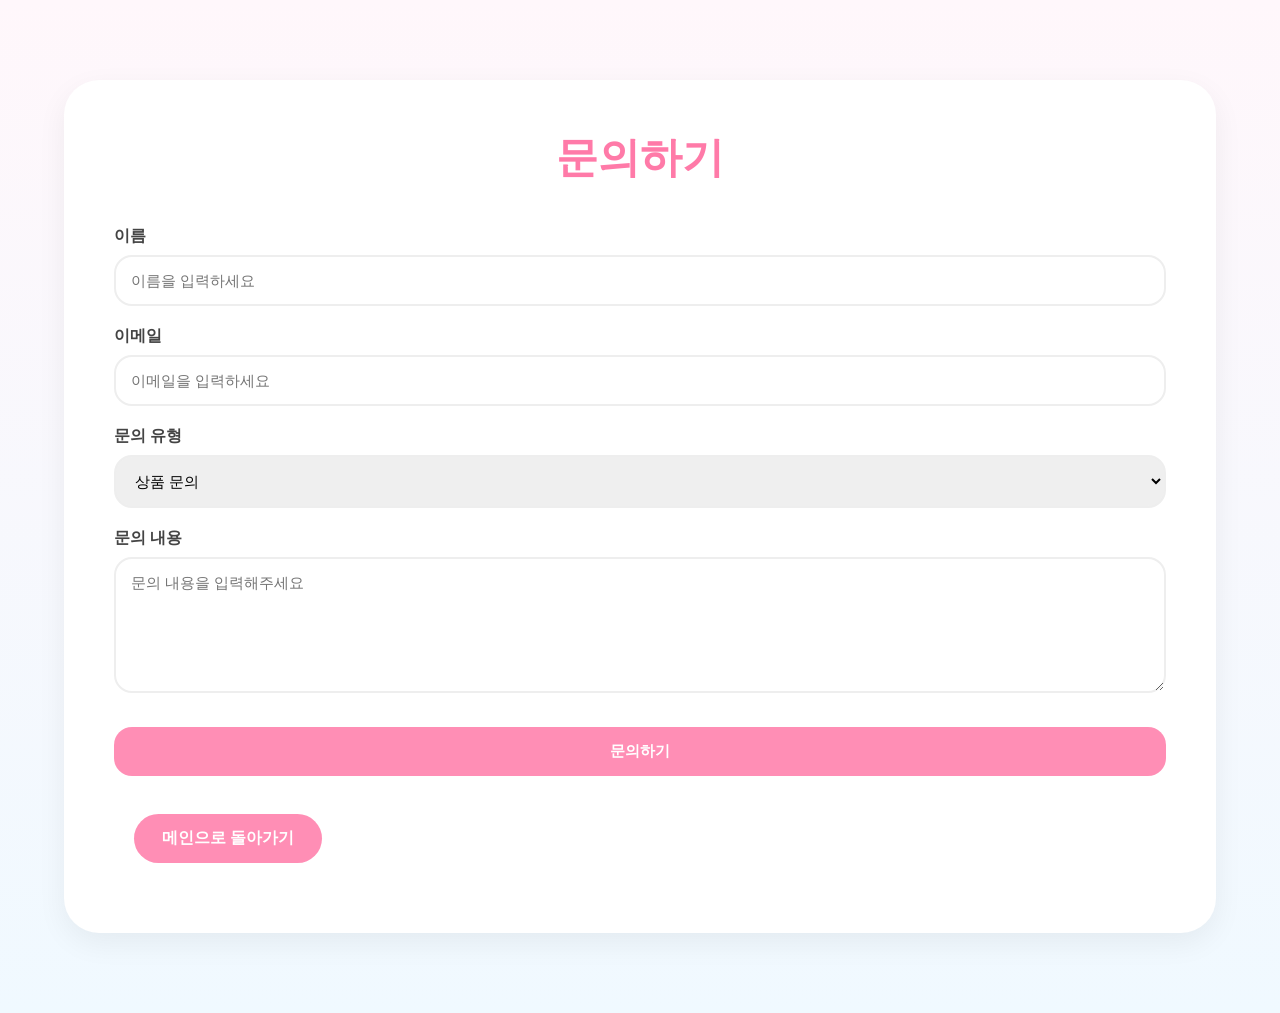
<file: inquiry.html>
<!DOCTYPE html>
<html lang="ko">
<head>
    <meta charset="UTF-8">
    <meta name="viewport" content="width=device-width, initial-scale=1.0">
    <title>문의하기</title>
    <link rel="stylesheet" href="style.css">
</head>

<body>

<section class="contact-form">

    <h2>문의하기</h2>

    <form>

        <label>이름</label>
        <input type="text" placeholder="이름을 입력하세요">

        <label>이메일</label>
        <input type="email" placeholder="이메일을 입력하세요">

        <label>문의 유형</label>

        <select>
            <option>상품 문의</option>
            <option>배송 문의</option>
            <option>교환 및 환불</option>
            <option>기타 문의</option>
        </select>

        <label>문의 내용</label>

        <textarea rows="6"
        placeholder="문의 내용을 입력해주세요"></textarea>

        <input type="submit" value="문의하기">

    </form>

    <br>

    <a href="index.html" class="buy-btn">
        메인으로 돌아가기
    </a>

</section>

</body>
</html>
</file>
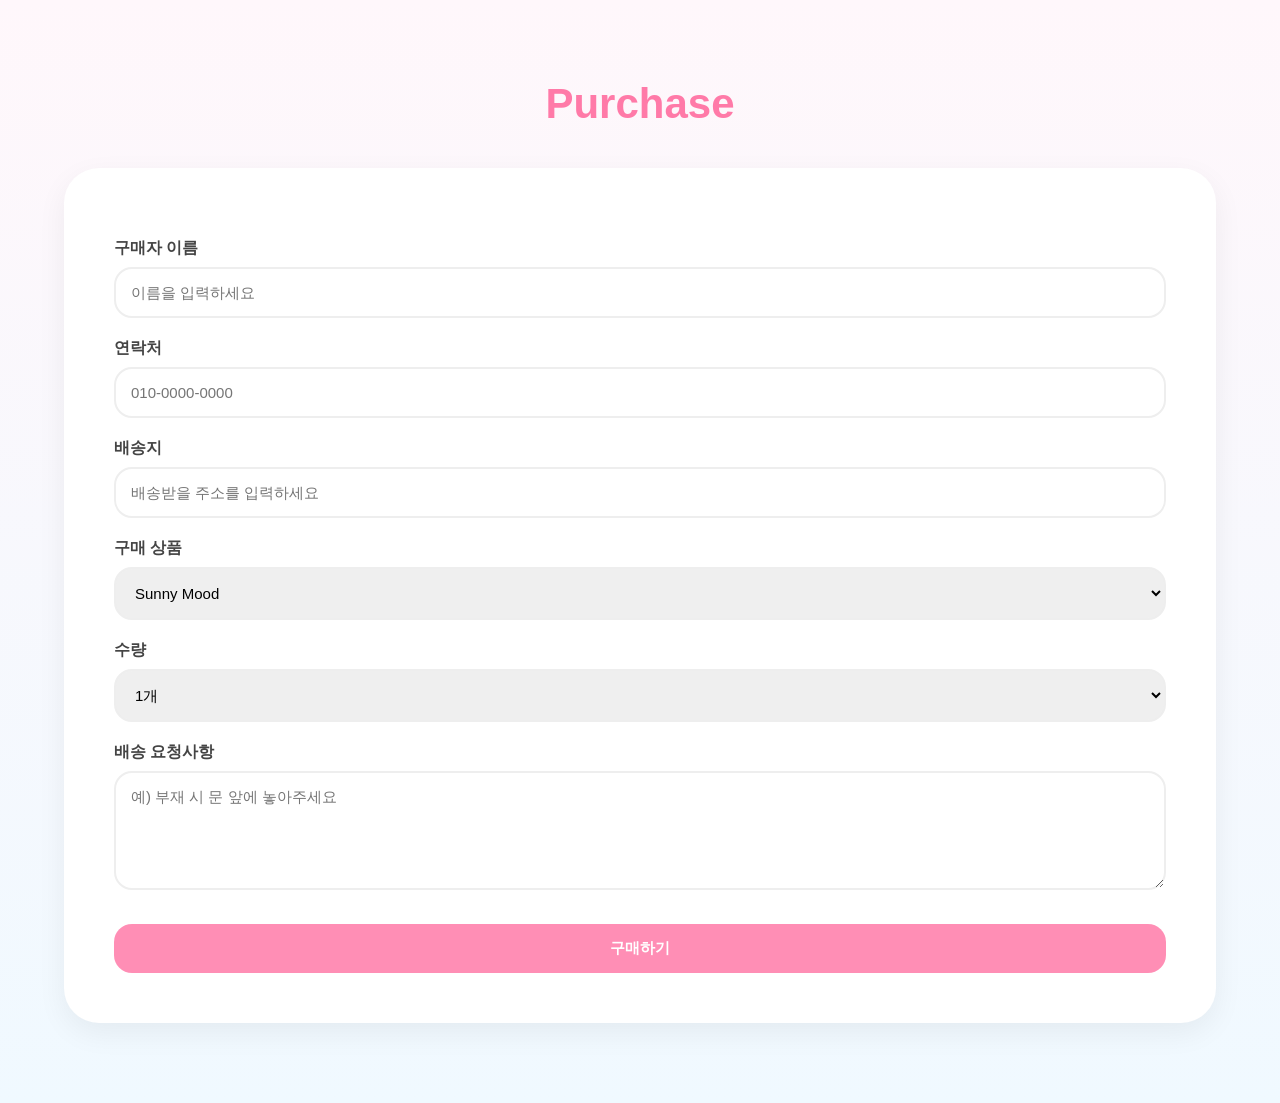
<file: purchase.html>
<!DOCTYPE html>
<html lang="ko">
<head>
<meta charset="UTF-8">
<meta name="viewport" content="width=device-width, initial-scale=1.0">
<title>구매하기</title>
<link rel="stylesheet" href="style.css">
</head>

<body>

<section>

<h2>Purchase</h2>

<form class="contact-form">

<label>구매자 이름</label>
<input type="text" placeholder="이름을 입력하세요">

<label>연락처</label>
<input type="text" placeholder="010-0000-0000">

<label>배송지</label>
<input type="text" placeholder="배송받을 주소를 입력하세요">

<label>구매 상품</label>

<select>
<option>Sunny Mood</option>
<option>Rainy Mood</option>
<option>Thunder Mood</option>
<option>Rainbow Mood</option>
<option>Cloudy Mood</option>
<option>Snowy Mood</option>
</select>

<label>수량</label>

<select>
<option>1개</option>
<option>2개</option>
<option>3개</option>
<option>4개</option>
<option>5개 이상</option>
</select>

<label>배송 요청사항</label>

<textarea rows="5"
placeholder="예) 부재 시 문 앞에 놓아주세요">
</textarea>

<input type="submit" value="구매하기">

</form>

</section>

</body>
</html>
</file>
<file: style.css>
*{
    margin:0;
    padding:0;
    box-sizing:border-box;
    font-family:'Pretendard',sans-serif;
}

body{
    background:linear-gradient(
        180deg,
        #fff7fb 0%,
        #f0f9ff 100%
    );
    color:#444;
}

/* 네비게이션 */

nav{
    position:fixed;
    top:0;
    width:100%;
    z-index:999;
    
    display:flex;
    justify-content:space-between;
    align-items:center;

    padding:20px 60px;

    background:rgba(255,255,255,0.85);
    backdrop-filter:blur(10px);
}

.logo{
    font-size:28px;
    font-weight:800;
    color:#ff8eb5;
}

nav ul{
    display:flex;
    list-style:none;
    gap:30px;
}

nav a{
    text-decoration:none;
    color:#666;
    font-weight:600;
}

nav a:hover{
    color:#ff8eb5;
}

/* 메인 */

.hero{
    min-height:100vh;

    display:flex;
    justify-content:center;
    align-items:center;
    text-align:center;

    padding:120px 20px;

    background:
    radial-gradient(circle at top left,#ffe0ec,transparent 40%),
    radial-gradient(circle at top right,#dff6ff,transparent 40%);
}

.hero h1{
    font-size:70px;
    color:#ff7aa8;
    margin-bottom:20px;
}

.small-title{
    color:#6bbfff;
    font-weight:700;
    margin-bottom:15px;
}

.hero-description{
    max-width:700px;
    margin:auto;
    font-size:18px;
    color:#666;
}

.hero-buttons{
    margin-top:35px;
}

.btn{
    display:inline-block;
    text-decoration:none;
    padding:15px 30px;
    border-radius:999px;
    margin:10px;
    font-weight:700;
}

.first{
    background:#ff8eb5;
    color:white;
}

.second{
    background:#8fd3ff;
    color:white;
}

/* 공통 */

section{
    width:1200px;
    max-width:90%;
    margin:80px auto;
}

section h2{
    text-align:center;
    font-size:42px;
    margin-bottom:40px;
    color:#ff7aa8;
}

/* 브랜드 소개 */

#about{
    background:white;
    padding:50px;
    border-radius:35px;
    box-shadow:0 10px 30px rgba(0,0,0,0.06);
}

.skills{
    margin-top:25px;

    display:flex;
    justify-content:center;
    gap:20px;
    flex-wrap:wrap;
}

.skills span{
    display:inline-block;

    background:#ffe7f0;
    color:#ff6c9f;

    min-width:180px;
    padding:10px 18px;

    border-radius:999px;
    font-size:14px;

    text-align:center;
    letter-spacing:-0.5px;
}

/* 상품 */

.portfolio-grid{
    display:grid;
    grid-template-columns:repeat(3,1fr);
    gap:30px;
}

.card{
    background:white;
    border-radius:35px;
    overflow:hidden;
    text-align:center;

    box-shadow:0 10px 25px rgba(0,0,0,0.08);

    transition:.3s;
}

.card:hover{
    transform:translateY(-12px);
}

.card-image{
    height:280px;
    background:#fafafa;

    display:flex;
    justify-content:center;
    align-items:center;
}

.card-image img{
    width:85%;
    height:85%;
    object-fit:contain;
}

.card h3{
    margin-top:20px;
    color:#ff7aa8;
}

.card p{
    padding:10px 20px;
}

.buy-btn{
    display:inline-block;

    text-decoration:none;

    background:#ff8eb5;
    color:white;

    padding:14px 28px;

    border-radius:999px;

    margin:20px;
    font-weight:700;
}

.buy-btn:hover{
    background:#ff6fa1;
}

/* 컬렉션 */

#collection .card{
    padding:30px;
}

/* 구매영역 */

.contact-form{
    background:white;
    padding:50px;
    border-radius:35px;
    box-shadow:0 10px 30px rgba(0,0,0,0.06);
}

.contact-form label{
    display:block;
    margin-top:20px;
    margin-bottom:8px;
    font-weight:700;
}

.contact-form input,
.contact-form select,
.contact-form textarea{
    width:100%;
    padding:15px;

    border:2px solid #eee;
    border-radius:18px;

    font-size:15px;
}

.contact-form input:focus,
.contact-form select:focus,
.contact-form textarea:focus{
    outline:none;
    border-color:#ff8eb5;
}

.contact-form input[type="submit"]{
    margin-top:30px;

    background:#ff8eb5;
    color:white;

    border:none;

    font-weight:700;
    cursor:pointer;
}

/* 푸터 */

footer{
    text-align:center;
    padding:40px;
    color:#888;
}

/* 모바일 */

@media(max-width:768px){

    .portfolio-grid{
        grid-template-columns:1fr;
    }

    nav{
        flex-direction:column;
        padding:15px;
    }

    nav ul{
        flex-wrap:wrap;
        justify-content:center;
    }

    .hero h1{
        font-size:42px;
    }

    .hero-description{
        font-size:16px;
    }

    section{
        width:95%;
    }

}
</file>
